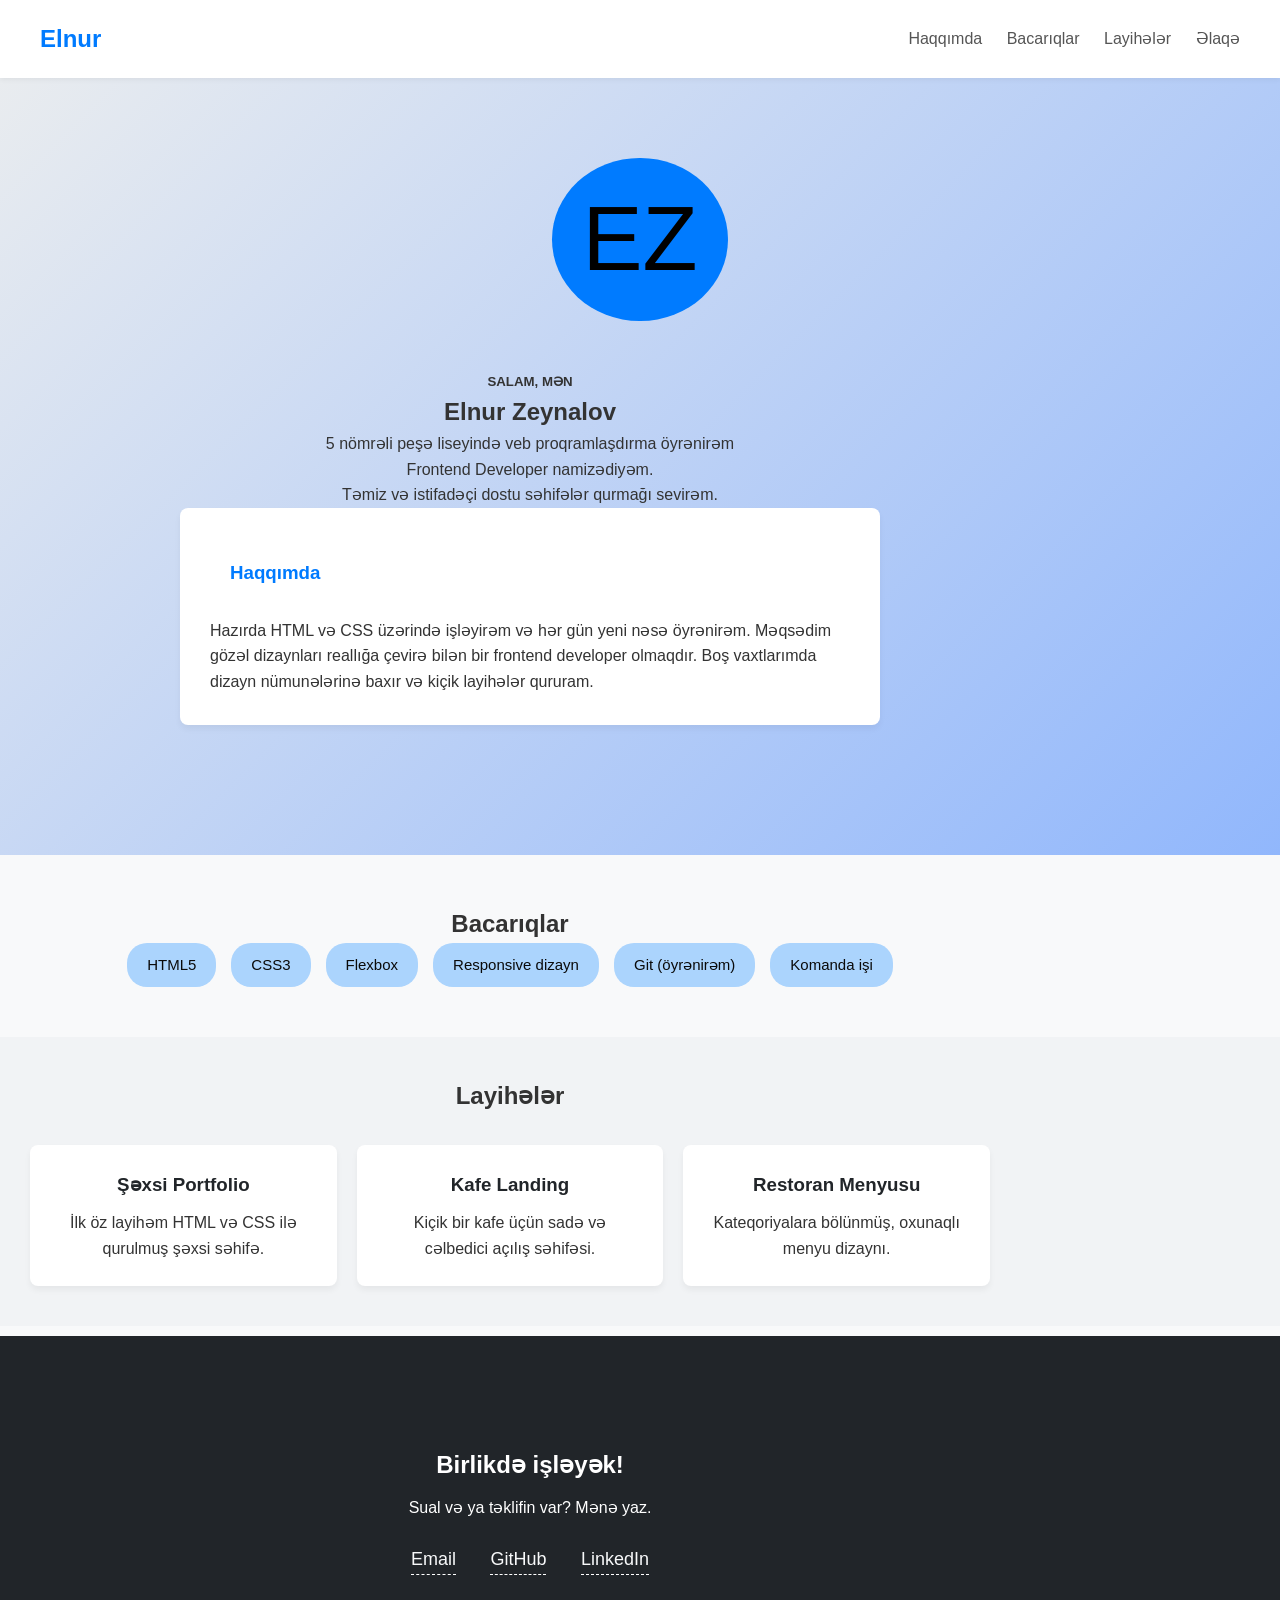
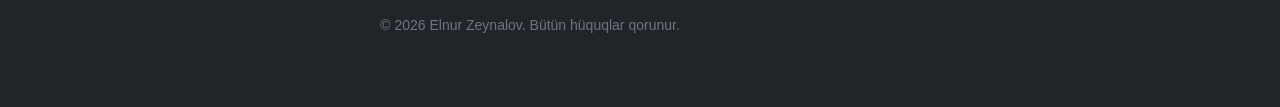
<file: index.html>
<!DOCTYPE html>
<html lang="az">
<head>
    <meta charset="UTF-8">
    <meta name="viewport" content="width=device-width, initial-scale=1.0">
    <title>Elnur Zeynalov - Şəxsi Portfolio</title>
    <link rel="stylesheet" href="style.css">
</head>
<body>

    <header class="navbar">
        <div class="logo">Elnur</div>

        
        <nav>
            <a href="#about">Haqqımda</a>
            <a href="#skills">Bacarıqlar</a>
            <a href="#projects">Layihələr</a>
            <a href="#contact">Əlaqə</a>
        </nav>
    </header>

    <section id="about" class="Body-hisse">

        <button class="btn" >EZ</button>
        <div class="container">
            <h5>SALAM, MƏN</h5>
            <h1>Elnur Zeynalov</h1>
            <p class="subtitle">5 nömrəli peşə liseyində veb proqramlaşdırma öyrənirəm <br>
                 Frontend Developer namizədiyəm. <br>Təmiz və istifadəçi dostu səhifələr qurmağı sevirəm.</p>
            
            <div class="about-text">
                <h3 class="h3">Haqqımda</h3>
                <p>Hazırda HTML və CSS üzərində işləyirəm və hər gün yeni nəsə öyrənirəm. Məqsədim gözəl dizaynları reallığa çevirə bilən bir frontend developer olmaqdır. Boş vaxtlarımda dizayn nümunələrinə baxır və kiçik layihələr qururam.</p>
            </div>
        </div>
    </section>

    <section id="menyu" class="menyuders">
        <div class="container">
            <h2 class="h2">Bacarıqlar</h2>
            <div class="skills-grid">
                <span class="skill-badge">HTML5</span>
                <span class="skill-badge">CSS3</span>
                <span class="skill-badge">Flexbox</span>
                <span class="skill-badge">Responsive dizayn</span>
                <span class="skill-badge">Git (öyrənirəm)</span>
                <span class="skill-badge">Komanda işi</span>
            </div>
        </div>
    </section>

    <section id="projects" class="projects-section">
        <div class="container">
            <h2>Layihələr</h2>
            <div class="projects-grid">
                <div class="project-card">
                    <h3>Şəxsi Portfolio</h3>
                    <p>İlk öz layihəm HTML və CSS ilə qurulmuş şəxsi səhifə.</p>
                </div>
                <div class="project-card">
                    <h3>Kafe Landing</h3>
                    <p>Kiçik bir kafe üçün sadə və cəlbedici açılış səhifəsi.</p>
                </div>
                <div class="project-card">
                    <h3>Restoran Menyusu</h3>
                    <p>Kateqoriyalara bölünmüş, oxunaqlı menyu dizaynı.</p>
                </div>
            </div>
        </div>
    </section>

    <footer id="contact" class="footer">
        <div class="container">
            <h2>Birlikdə işləyək!</h2>
            <p>Sual və ya təklifin var? Mənə yaz.</p>
            <div class="social-links">
                <a href="elnur.zeynal266@gmail.com
                ">Email</a>
                <a href="https://github.com/elnurzeynal266-boop">GitHub</a>
                <a href="#">LinkedIn</a>
            </div>
            <p class="copy">&copy; 2026 Elnur Zeynalov. Bütün hüquqlar qorunur.</p>
        </div>
    </footer>

</body>
</html>
</file>
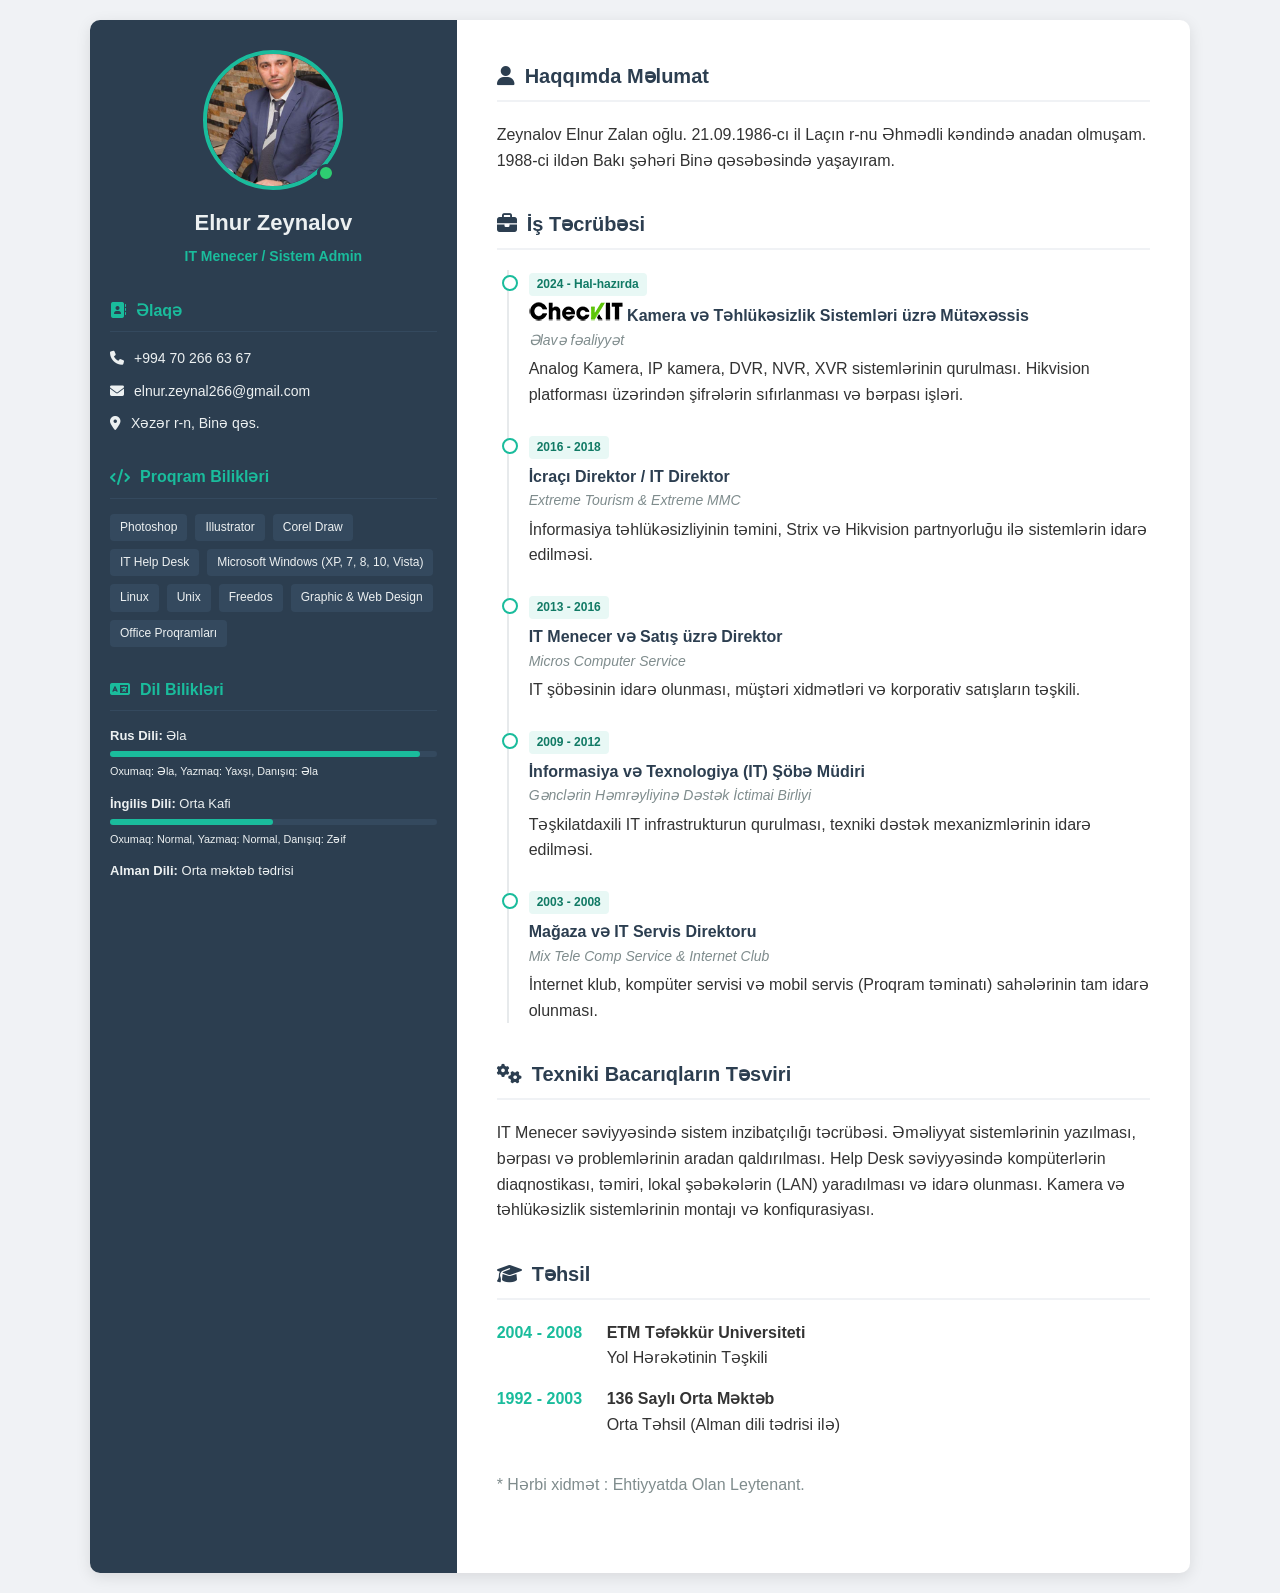
<file: Elnur.html>
<!DOCTYPE html>
<html lang="az">
<head>
    <meta charset="UTF-8">
    <meta name="viewport" content="width=device-width, initial-scale=1.0">
    <title>Elnur Zeynalov - CV</title>
    <link rel="stylesheet" href="Elnur.css">
    <link rel="stylesheet" href="https://cdnjs.cloudflare.com/ajax/libs/font-awesome/6.4.0/css/all.min.css">
</head>
<body>

    <div class="cv-container">
        
        <aside class="sidebar">
            <div class="profile-section">
                <div class="avatar-container">
                    <img src="elnur.jpg" alt="Elnur Zeynalov" class="profile-img">
                    <span class="status-badge"></span>
                </div>
                <h2>Elnur Zeynalov</h2>
                <p class="subtitle">IT Menecer / Sistem Admin</p>
            </div>

            <div class="sidebar-block">
                <h3><i class="fa-solid fa-address-book"></i> Əlaqə</h3>
                <ul class="contact-list">
                    <li><i class="fa-solid fa-phone"></i> +994 70 266 63 67</li>
                    <li><i class="fa-solid fa-envelope"></i> elnur.zeynal266@gmail.com
                    </li>
                    <li><i class="fa-solid fa-location-dot"></i> Xəzər r-n, Binə qəs.</li>
                </ul>
            </div>

            <div class="sidebar-block">
                <h3><i class="fa-solid fa-code"></i> Proqram Bilikləri</h3>
                <div class="skills-grid">
                    <span class="skill-tag">Photoshop</span>
                    <span class="skill-tag">Illustrator</span>
                    <span class="skill-tag">Corel Draw</span>
                    <span class="skill-tag">IT Help Desk</span>
                    <span class="skill-tag">Microsoft Windows (XP, 7, 8, 10, Vista)</span>
                    <span class="skill-tag">Linux</span>
                    <span class="skill-tag">Unix</span>
                    <span class="skill-tag">Freedos</span>
                    <span class="skill-tag">Graphic & Web Design</span>
                    <span class="skill-tag">Office Proqramları</span>
                </div>
            </div>

            <div class="sidebar-block">
                <h3><i class="fa-solid fa-language"></i> Dil Bilikləri</h3>
                <div class="lang-box">
                    <p><strong>Rus Dili:</strong> Əla</p>
                    <div class="lang-bar"><span style="width: 95%;"></span></div>
                    <small>Oxumaq: Əla, Yazmaq: Yaxşı, Danışıq: Əla</small>
                </div>
                <div class="lang-box">
                    <p><strong>İngilis Dili:</strong> Orta Kafi</p>
                    <div class="lang-bar"><span style="width: 50%;"></span></div>
                    <small>Oxumaq: Normal, Yazmaq: Normal, Danışıq: Zəif</small>
                </div>
                <div class="lang-box">
                    <p><strong>Alman Dili:</strong> Orta məktəb tədrisi</p>
                </div>
            </div>
        </aside>

        <main class="main-content">
            
            <section class="content-section">
                <h2><i class="fa-solid fa-user"></i> Haqqımda Məlumat</h2>
                <p>Zeynalov Elnur Zalan oğlu. 21.09.1986-cı il Laçın r-nu Əhmədli kəndində anadan olmuşam. 1988-ci ildən Bakı şəhəri Binə qəsəbəsində yaşayıram.</p>
            </section>

            <section class="content-section">
                <h2><i class="fa-solid fa-briefcase"></i> İş Təcrübəsi</h2>
                
                <div class="timeline">
                    <div class="timeline-item">
                        <div class="time-badge">2024 - Hal-hazırda</div>
                        <h4><img src="logo-dark.png" alt=""> Kamera və Təhlükəsizlik Sistemləri üzrə Mütəxəssis</h4>
                        <p class="company">Əlavə fəaliyyət</p>
                        <p>Analog Kamera, IP kamera, DVR, NVR, XVR sistemlərinin qurulması. Hikvision platforması üzərindən şifrələrin sıfırlanması və bərpası işləri.</p>
                    </div>

                    <div class="timeline-item">
                        <div class="time-badge">2016 - 2018</div>
                        <h4>İcraçı Direktor / IT Direktor</h4>
                        <p class="company">Extreme Tourism & Extreme MMC</p>
                        <p>İnformasiya təhlükəsizliyinin təmini, Strix və Hikvision partnyorluğu ilə sistemlərin idarə edilməsi.</p>
                    </div>

                    <div class="timeline-item">
                        <div class="time-badge">2013 - 2016</div>
                        <h4>IT Menecer və Satış üzrə Direktor</h4>
                        <p class="company">Micros Computer Service</p>
                        <p>IT şöbəsinin idarə olunması, müştəri xidmətləri və korporativ satışların təşkili.</p>
                    </div>

                    <div class="timeline-item">
                        <div class="time-badge">2009 - 2012</div>
                        <h4>İnformasiya və Texnologiya (IT) Şöbə Müdiri</h4>
                        <p class="company">Gənclərin Həmrəyliyinə Dəstək İctimai Birliyi</p>
                        <p>Təşkilatdaxili IT infrastrukturun qurulması, texniki dəstək mexanizmlərinin idarə edilməsi.</p>
                    </div>

                    <div class="timeline-item">
                        <div class="time-badge">2003 - 2008</div>
                        <h4>Mağaza və IT Servis Direktoru</h4>
                        <p class="company">Mix Tele Comp Service & Internet Club</p>
                        <p>İnternet klub, kompüter servisi və mobil servis (Proqram təminatı) sahələrinin tam idarə olunması.</p>
                    </div>
                </div>
            </section>

            <section class="content-section">
                <h2><i class="fa-solid fa-gears"></i> Texniki Bacarıqların Təsviri</h2>
                <p>IT Menecer səviyyəsində sistem inzibatçılığı təcrübəsi. Əməliyyat sistemlərinin yazılması, bərpası və problemlərinin aradan qaldırılması. Help Desk səviyyəsində kompüterlərin diaqnostikası, təmiri, lokal şəbəkələrin (LAN) yaradılması və idarə olunması. Kamera və təhlükəsizlik sistemlərinin montajı və konfiqurasiyası.</p>
            </section>

            <section class="content-section">
                <h2><i class="fa-solid fa-graduation-cap"></i> Təhsil</h2>
                <div class="education-block">
                    <div class="edu-item">
                        <span>2004 - 2008</span>
                        <div>
                            <h4>ETM Təfəkkür Universiteti</h4>
                            <p>Yol Hərəkətinin Təşkili</p>
                        </div>
                    </div>
                    <div class="edu-item">
                        <span>1992 - 2003</span>
                        <div>
                            <h4>136 Saylı Orta Məktəb</h4>
                            <p>Orta Təhsil (Alman dili tədrisi ilə)</p>
                        </div>
                    </div>
                </div>
            </section>

            <section class="content-section text-muted">
                <p>* Hərbi xidmət : Ehtiyyatda Olan Leytenant.</p>
            </section>

        </main>
    </div>

</body>
</html>
</file>
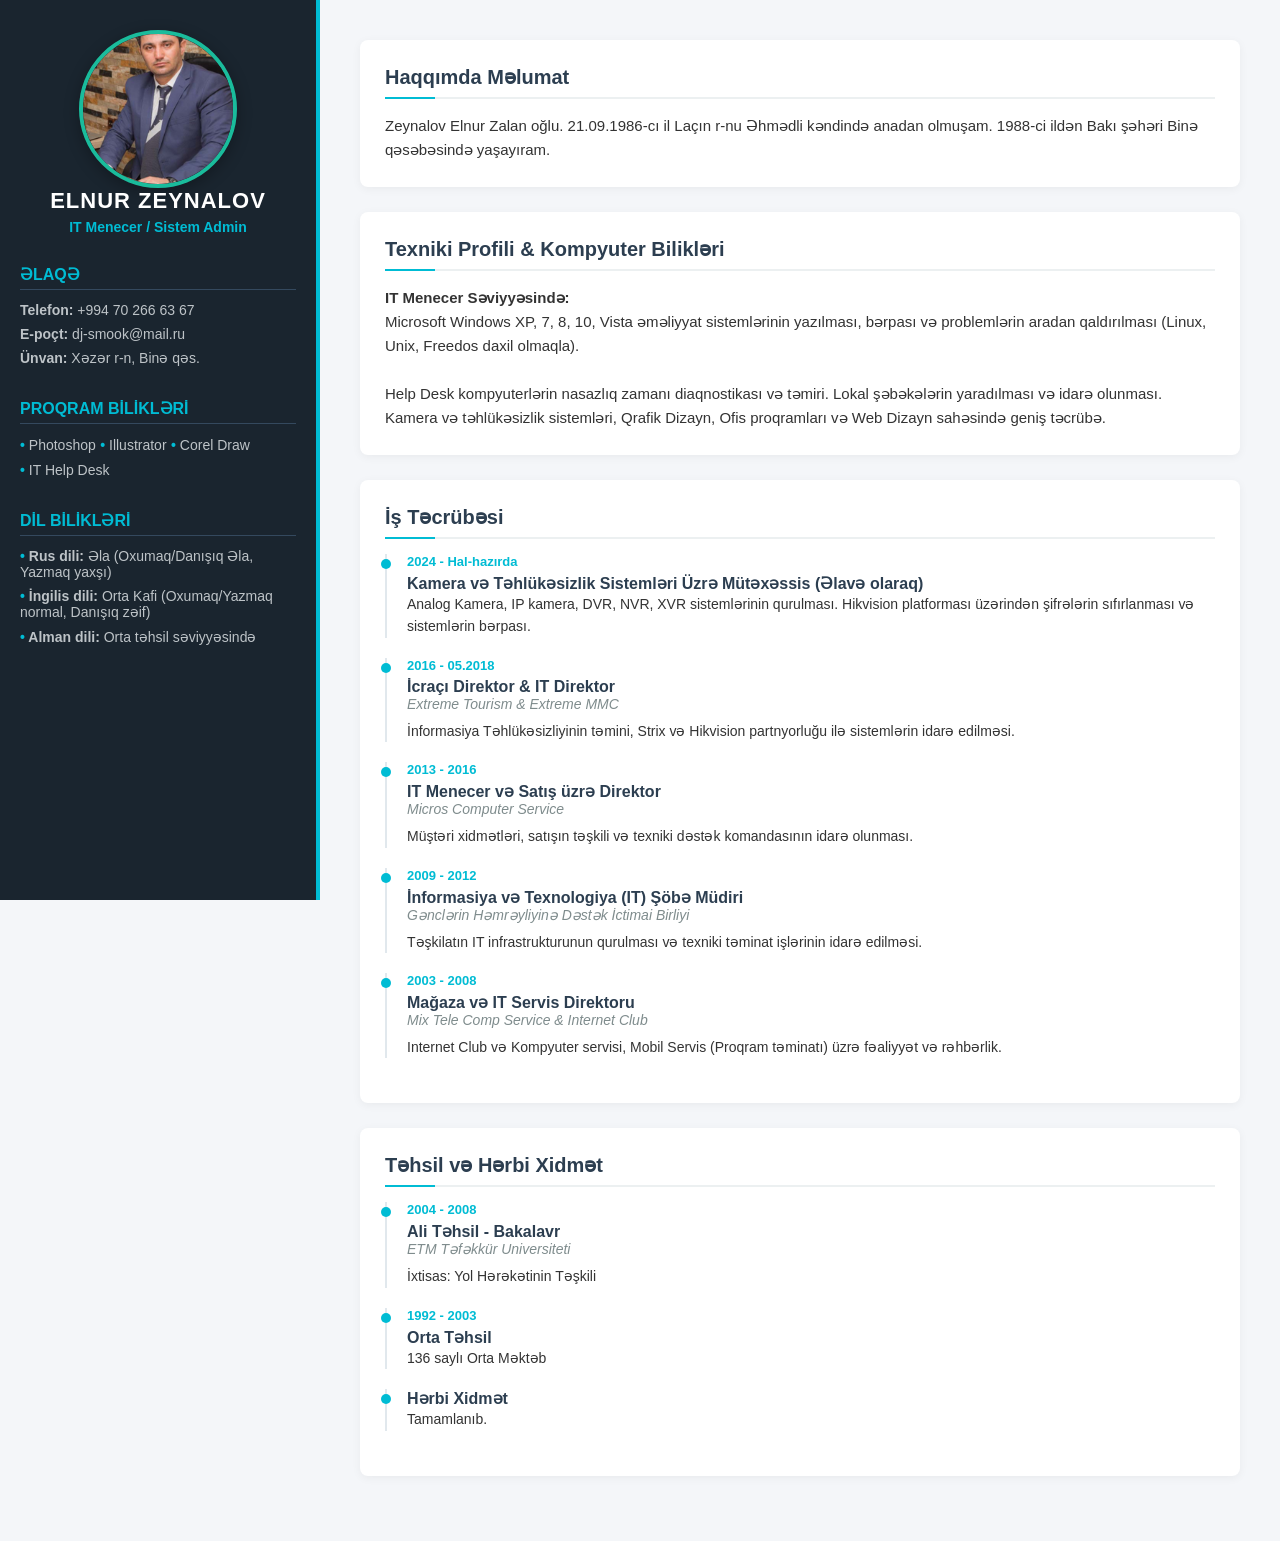
<file: index1.html>
<!DOCTYPE html>
<html lang="az">
<head>
    <meta charset="UTF-8">
    <meta name="viewport" content="width=device-width, initial-scale=1.0">
    <title>Elnur Zeynalov - CV</title>
    <link rel="stylesheet" href="style1.css">
</head>
<body>

    <aside class="sidebar">
        <div class="profile-img-container">
           <img src="elnur.jpg" alt="Elnur Zeynalov">
        </div>
        
        <h1>ELNUR ZEYNALOV</h1>
        <p class="title">IT Menecer / Sistem Admin</p>

        <div class="sidebar-section contact-info">
            <h3>Əlaqə</h3>
            <p><strong>Telefon:</strong> +994 70 266 63 67</p>
            <p><strong>E-poçt:</strong> dj-smook@mail.ru</p>
            <p><strong>Ünvan:</strong> Xəzər r-n, Binə qəs.</p>
        </div>

        <div class="sidebar-section">
            <h3>Proqram Bilikləri</h3>
            <ul class="skills-list">
                <li>Photoshop</li>
                <li>Illustrator</li>
                <li>Corel Draw</li>
                <li>IT Help Desk</li>
            </ul>
        </div>

        <div class="sidebar-section">
            <h3>Dil Bilikləri</h3>
            <ul class="lang-list">
                <li><strong>Rus dili:</strong> Əla (Oxumaq/Danışıq Əla, Yazmaq yaxşı)</li>
                <li><strong>İngilis dili:</strong> Orta Kafi (Oxumaq/Yazmaq normal, Danışıq zəif)</li>
                <li><strong>Alman dili:</strong> Orta təhsil səviyyəsində</li>
            </ul>
        </div>
    </aside>

    <main class="main-content">

        <section class="main-section">
            <h2>Haqqımda Məlumat</h2>
            <p class="about-text">
                Zeynalov Elnur Zalan oğlu. 21.09.1986-cı il Laçın r-nu Əhmədli kəndində anadan olmuşam. 
                1988-ci ildən Bakı şəhəri Binə qəsəbəsində yaşayıram.
            </p>
        </section>

        <section class="main-section">
            <h2>Texniki Profili & Kompyuter Bilikləri</h2>
            <p class="about-text">
                <strong>IT Menecer Səviyyəsində:</strong><br>
                Microsoft Windows XP, 7, 8, 10, Vista əməliyyat sistemlərinin yazılması, bərpası və problemlərin aradan qaldırılması (Linux, Unix, Freedos daxil olmaqla).<br><br>
                Help Desk kompyuterlərin nasazlıq zamanı diaqnostikası və təmiri. Lokal şəbəkələrin yaradılması və idarə olunması. Kamera və təhlükəsizlik sistemləri, Qrafik Dizayn, Ofis proqramları və Web Dizayn sahəsində geniş təcrübə.
            </p>
        </section>

        <section class="main-section">
            <h2>İş Təcrübəsi</h2>
            
            <div class="timeline-item">
                <div class="timeline-date">2024 - Hal-hazırda</div>
                <div class="timeline-title">Kamera və Təhlükəsizlik Sistemləri Üzrə Mütəxəssis (Əlavə olaraq)</div>
                <div class="timeline-desc">Analog Kamera, IP kamera, DVR, NVR, XVR sistemlərinin qurulması. Hikvision platforması üzərindən şifrələrin sıfırlanması və sistemlərin bərpası.</div>
            </div>

            <div class="timeline-item">
                <div class="timeline-date">2016 - 05.2018</div>
                <div class="timeline-title">İcraçı Direktor & IT Direktor</div>
                <div class="timeline-subtitle">Extreme Tourism & Extreme MMC</div>
                <div class="timeline-desc">İnformasiya Təhlükəsizliyinin təmini, Strix və Hikvision partnyorluğu ilə sistemlərin idarə edilməsi.</div>
            </div>

            <div class="timeline-item">
                <div class="timeline-date">2013 - 2016</div>
                <div class="timeline-title">IT Menecer və Satış üzrə Direktor</div>
                <div class="timeline-subtitle">Micros Computer Service</div>
                <div class="timeline-desc">Müştəri xidmətləri, satışın təşkili və texniki dəstək komandasının idarə olunması.</div>
            </div>

            <div class="timeline-item">
                <div class="timeline-date">2009 - 2012</div>
                <div class="timeline-title">İnformasiya və Texnologiya (IT) Şöbə Müdiri</div>
                <div class="timeline-subtitle">Gənclərin Həmrəyliyinə Dəstək İctimai Birliyi</div>
                <div class="timeline-desc">Təşkilatın IT infrastrukturunun qurulması və texniki təminat işlərinin idarə edilməsi.</div>
            </div>

            <div class="timeline-item">
                <div class="timeline-date">2003 - 2008</div>
                <div class="timeline-title">Mağaza və IT Servis Direktoru</div>
                <div class="timeline-subtitle">Mix Tele Comp Service & Internet Club</div>
                <div class="timeline-desc">Internet Club və Kompyuter servisi, Mobil Servis (Proqram təminatı) üzrə fəaliyyət və rəhbərlik.</div>
            </div>
        </section>

        <section class="main-section">
            <h2>Təhsil və Hərbi Xidmət</h2>
            
            <div class="timeline-item">
                <div class="timeline-date">2004 - 2008</div>
                <div class="timeline-title">Ali Təhsil - Bakalavr</div>
                <div class="timeline-subtitle">ETM Təfəkkür Universiteti</div>
                <div class="timeline-desc">İxtisas: Yol Hərəkətinin Təşkili</div>
            </div>

            <div class="timeline-item">
                <div class="timeline-date">1992 - 2003</div>
                <div class="timeline-title">Orta Təhsil</div>
                <div class="timeline-desc">136 saylı Orta Məktəb</div>
            </div>

            <div class="timeline-item">
                <div class="timeline-title" style="margin-top: 15px;">Hərbi Xidmət</div>
                <div class="timeline-desc">Tamamlanıb.</div>
            </div>
        </section>

    </main>

</body>
</html>
</file>
<file: style.css>
* {
    margin: 0;
    padding: 0;
    box-sizing: border-box;
    font-family: 'Segoe UI', Tahoma, Geneva, Verdana, sans-serif;
    scroll-behavior: smooth;
}

body {
    background-color: #f8f9fa;
    color: #333;
    line-height: 1.6;
}

.container {
    max-width: 1000px;
    margin: 10px;
    padding: 40px 20px;
    text-align: center;
}
.logo
{
    border-radius: 50%;
}

.navbar {
    display: flex;
    justify-content: space-between;
    align-items: center;
    padding: 20px 40px;
    background-color: #fff;
    box-shadow: 0 2px 5px rgba(0,0,0,0.05);
    position: sticky;
    top: 0;
    
}

.navbar .logo {
    font-size: 24px;
    font-weight: bold;
    color: #007bff;
    border-radius: 50%;
}

.navbar nav a {
    text-decoration: none;
    color: #555;
    margin-left: 20px;
    font-weight: 500;
    transition: color 0.3s;
}

.btn{
    border-radius: 60%;
    background-color: #007bff;
    border: 0;
    font-size: 90px;
    padding: 30px;
}

.navbar nav a:hover {
    color: #007bff;
}


.Body-hisse {
    background: linear-gradient(135deg, #e9ecef, #91b7fc);
    text-align: center;
    padding: 80px 20px;
    
}

.hero-section h5 {
    color: #6c757d;
    letter-spacing: 2px;
    margin-bottom: 10px;
}

.hero-section h1 {
    font-size: 42px;
    color: #212529;
    margin-bottom: 15px;
}

.hero-section .subtitle {
    font-size: 18px;
    max-width: 600px;
    margin: 0 auto 40px auto;
    color: #495057;
}

.about-text {
    background: #fff;
    padding: 30px;
    border-radius: 8px;
    box-shadow: 0 4px 6px rgba(0,0,0,0.05);
    text-align: left;
    max-width: 700px;
    margin: 0 auto;
    
}
.h3 {display: inline-flex;
    justify-content: center;
    padding: 20px;
}
.about-text h3 {
    margin-bottom: 10px;
    color: #007bff;

    gap: 30px;
}

.about-text h2 {
justify-content: center;
margin: 30px;
}
.skills-section {
    text-align: center;
}

.skills-section h2, .projects-section h2 {
    margin-bottom: 30px;
    position: relative;
}

.skills-grid {
    display: flex;
    flex-wrap: wrap;
    justify-content: center;
    gap: 15px;
}

.skill-badge {
    background-color: #abd4fd;
    color: rgb(10, 10, 10);
    padding: 10px 20px;
    border-radius: 20px;
    font-weight: 500;
    font-size: 15px;
}


.projects-section {
    background-color: #f1f3f5;
}

.projects-grid {
    display: grid;
    grid-template-columns: repeat(auto-fit, minmax(250px, 1fr));
    gap: 20px;
}

.project-card {
    background-color: #fff;
    padding: 25px;
    border-radius: 8px;
    box-shadow: 0 4px 6px rgba(0,0,0,0.05);
    transition: transform 0.3s;
}

.project-card:hover {
    transform: translateY(-5px);
}

.project-card h3 {
    margin-bottom: 10px;
    color: #212529;
}


.footer {
    background-color: #212529;
    color: #fff;
    text-align: center;
    padding: 60px 20px 20px 20px;
}

.footer h2 {
    margin-bottom: 10px;
}

.social-links {
    margin: 25px 0;
}

.social-links a {
    color: #f8f9fa;
    text-decoration: none;
    margin: 0 15px;
    font-size: 18px;
    border-bottom: 1px dashed #fff;
    padding-bottom: 5px;
    transition: color 0.3s;
}

.social-links a:hover {
    color: #007bff;
    border-color: #007bff;
}

.copy {
    font-size: 14px;
    color: #6c757d;
    margin-top: 40px;
}


@media (max-width: 600px) {
    .navbar {
        flex-direction: column;
        gap: 15px;
    }
    .navbar nav a {
        margin: 0 10px;
    }
    .hero-section h1 {
        font-size: 32px;
    }
}
</file>
<file: Elnur.css>
* {
    margin: 0;
    padding: 0;
    box-sizing: border-box;
    font-family: 'Segoe UI', Tahoma, Geneva, Verdana, sans-serif;
}

body {
    background-color: #f0f2f5;
    color: #333;
    line-height: 1.6;
    padding: 20px;
}

.cv-container {
    display: flex;
    max-width: 1100px;
    margin: 0 auto;
    background-color: #fff;
    box-shadow: 0 4px 15px rgba(0,0,0,0.1);
    border-radius: 10px;
    overflow: hidden;
    position: relative; 
}


.sidebar {
    
    flex: 1;
    background-color: #2c3e50;
    color: #ecf0f1;
    padding: 30px 20px;
}

.profile-section {
    
    text-align: center;
    margin-bottom: 30px;
}


.avatar-container {
    position: relative;
    width: 140px;
    height: 140px;
    margin: 0 auto 15px;
}

.profile-img {
    width: 100%;
    height: 100%;
    border-radius: 50%;
    object-fit: cover;
    border: 4px solid #1abc9c;}
    .profile-img:hover {
        transform: scale(1.3); 
    }

.status-badge {
    position: absolute;
    bottom: 8px;
    right: 8px;
    width: 18px;
    height: 18px;
    background-color: #2ecc71;
    border: 3px solid #2c3e50;
    border-radius: 50%;
}

.profile-section h2 {
    font-size: 22px;
    margin-bottom: 5px;
}

.subtitle {
    color: #1abc9c;
    font-size: 14px;
    font-weight: 600;
}

.sidebar-block {
    margin-bottom: 30px;
}

.sidebar-block h3 {
    border-bottom: 1px solid #34495e;
    padding-bottom: 8px;
    margin-bottom: 15px;
    font-size: 16px;
    color: #1abc9c;
    display: flex;
    align-items: center;
    gap: 10px;
}

.contact-list {
    list-style: none;
}

.contact-list li {
    margin-bottom: 10px;
    font-size: 14px;
    display: flex;
    align-items: center;
    gap: 10px;
}

.skills-grid {
    display: flex;
    flex-wrap: wrap;
    gap: 8px;
}

.skill-tag {
    background-color: #34495e;
    padding: 4px 10px;
    font-size: 12px;
    border-radius: 4px;
    transition: background 0.3s;
}

.skill-tag:hover {
    background-color: #1abc9c;
}

.lang-box {
    margin-bottom: 12px;
    font-size: 13px;
}

.lang-bar {
    background-color: #34495e;
    height: 6px;
    border-radius: 3px;
    margin: 4px 0;
    position: relative;
}

.lang-bar span {
    position: absolute;
    left: 0;
    top: 0;
    height: 100%;
    background-color: #1abc9c;
    border-radius: 3px;
}

/* SAĞ PANEL (Main Content) */
.main-content {
    flex: 2;
    padding: 40px;
}

.content-section {
    margin-bottom: 35px;
}

.content-section h2 {
    color: #2c3e50;
    font-size: 20px;
    border-bottom: 2px solid #f0f2f5;
    padding-bottom: 8px;
    margin-bottom: 20px;
    display: flex;
    align-items: center;
    gap: 10px;
}

/* Təcrübə Zaman Oxu (Timeline) - Relative/Absolute istifadəsi */
.timeline {
    position: relative;
    border-left: 2px solid #e7eaec;
    padding-left: 20px;
    margin-left: 10px;
}

.timeline-item {
    position: relative;
    margin-bottom: 25px;
}

.timeline-item::before {
    content: '';
    position: absolute;
    left: -27px;
    top: 5px;
    width: 12px;
    height: 12px;
    background-color: #fff;
    border: 2px solid #1abc9c;
    border-radius: 50%;
    z-index: 2;
}

.time-badge {
    display: inline-block;
    background-color: #e8f8f5;
    color: #117a65;
    font-size: 12px;
    font-weight: bold;
    padding: 2px 8px;
    border-radius: 4px;
    margin-bottom: 5px;
}

.timeline-item h4 {
    color: #2c3e50;
    font-size: 16px;
}

.company {
    font-style: italic;
    color: #7f8c8d;
    font-size: 14px;
    margin-bottom: 5px;
}

/* Təhsil Bloku */
.edu-item {
    display: flex;
    margin-bottom: 15px;
    gap: 20px;
}

.edu-item span {
    font-weight: bold;
    color: #1abc9c;
    min-width: 90px;
}

.text-muted {
    color: #7f8c8d;
}


@media (max-width: 768px) {
    body {
        padding: 0;
    }

    .cv-container {
        flex-direction: column; 
        border-radius: 0;
    }

    .sidebar {
        padding: 30px 15px;
    }

    .main-content {
        padding: 25px 15px;
    }
    
    .edu-item {
        flex-direction: column;
        gap: 5px;
    }
}
</file>
<file: style1.css>
/* Ümumi Sıfırlama və Fontlar */
* {
    margin: 0;
    padding: 0;
    box-sizing: border-box;
    font-family: 'Segoe UI', Tahoma, Geneva, Verdana, sans-serif;
}

body {
    background-color: #f4f6f9;
    color: #333;
    display: flex;
}

/* --- SIDEBAR (Sol Panel - Fixed) --- */
.sidebar {
    width: 320px;
    background-color: #1a252f;
    color: #fff;
    position: fixed;
    top: 0;
    left: 0;
    height: 100vh;
    padding: 30px 20px;
    overflow-y: auto;
    display: flex;
    flex-direction: column;
    align-items: center;
    border-right: 4px solid #00bcd4;
}

/* Profil Şəkli və Böyümə (Hover) Effekti */
.profile-img-container {border-radius: 50%;
    width: 158px;
    height: 158px;
    border-radius: 50%;
    object-fit: cover;
    border: 4px solid #1abc9c;
    cursor: pointer;
    transition: transform 0.4s cubic-bezier(0.175, 0.885, 0.32, 1.275);
    box-shadow: 0 4px 15px rgba(0,0,0,0.3); 
    overflow: visible;
    
}
img{
    border-radius: 50%;
}
  


.profile-img-container:hover {
    transform: scale(1.3); 
}


.profile-img-container img {
    width: 150px;
    height: 150px;
    object-fit: cover;
}

.sidebar h1 {
    font-size: 22px;
    text-align: center;
    margin-bottom: 5px;
    color: #fff;
    letter-spacing: 1px;
}

.sidebar .title {
    font-size: 14px;
    color: #00bcd4;
    margin-bottom: 30px;
    font-weight: 600;
}

.sidebar-section {display: grid;
    width: 100%;
    margin-bottom: 25px;
    columns: auto;
}

.sidebar-section h3 {
    font-size: 16px;
    border-bottom: 1px solid #34495e;
    padding-bottom: 5px;
    margin-bottom: 12px;
    color: #00bcd4;
    text-transform: uppercase;
}

.contact-info p, .skills-list li, .lang-list li {
    display: inline-block;
    font-size: 14px;
    margin-bottom: 8px;
    color: #bdc3c7;
    list-style: none;
}

.skills-list li::before, .lang-list li::before {
    content: "• ";
    color: #00bcd4;
    font-weight: bold;
}

/* --- ƏSAS MƏZMUN (Sağ Panel - Scroll) --- */
.main-content {
    margin-left: 320px; /* Sidebar genişliyi qədər boşluq */
    flex: 1;
    padding: 40px;
    max-width: 1000px;
}

.main-section {
    background: #fff;
    padding: 25px;
    border-radius: 8px;
    margin-bottom: 25px;
    box-shadow: 0 2px 10px rgba(0,0,0,0.05);
    position: relative;
}

.main-section h2 {
    font-size: 20px;
    color: #2c3e50;
    margin-bottom: 15px;
    padding-bottom: 8px;
    border-bottom: 2px solid #ecf0f1;
    position: relative;
}

.main-section h2::after {
    content: '';
    position: absolute;
    bottom: -2px;
    left: 0;
    width: 50px;
    height: 2px;
    background-color: #00bcd4;
}

/* İş təcrübəsi və təhsil zaman oxu (Timeline) forması */
.timeline-item {
    position: relative;
    padding-left: 20px;
    border-left: 2px solid #e1e8ed;
    margin-bottom: 20px;
}

.timeline-item::before {
    content: '';
    position: absolute;
    left: -6px;
    top: 5px;
    width: 10px;
    height: 10px;
    border-radius: 50%;
    background-color: #00bcd4;
}

.timeline-date {
    font-size: 13px;
    font-weight: bold;
    color: #00bcd4;
    margin-bottom: 5px;
}

.timeline-title {
    font-size: 16px;
    font-weight: bold;
    color: #2c3e50;
}

.timeline-subtitle {
    font-size: 14px;
    color: #7f8c8d;
    margin-bottom: 8px;
    font-style: italic;
}

.timeline-desc {
    font-size: 14px;
    line-height: 1.6;
}

.about-text {
    font-size: 15px;
    line-height: 1.6;
}

/* --- RESPONSIVE (Mobil Cihazlar Üçün Uyğunlaşdırma) --- */
@media (max-width: 768px) {
    body {
        flex-direction: column;
    }

    .sidebar {
        position: relative; /* Mobildə fixed ləğv olunur */
        width: 100%;
        height: auto;
        border-right: none;
        border-bottom: 4px solid #00bcd4;
    }

    .main-content {
        margin-left: 0; /* Mobildə sağ tərəf tam genişlik olur */
        padding: 20px;
    }
    
    .profile-img-container:hover {
        transform: scale(1.15); /* Mobildə ekran balaca olduğu üçün daha az böyüsün */
    }
}
</file>
